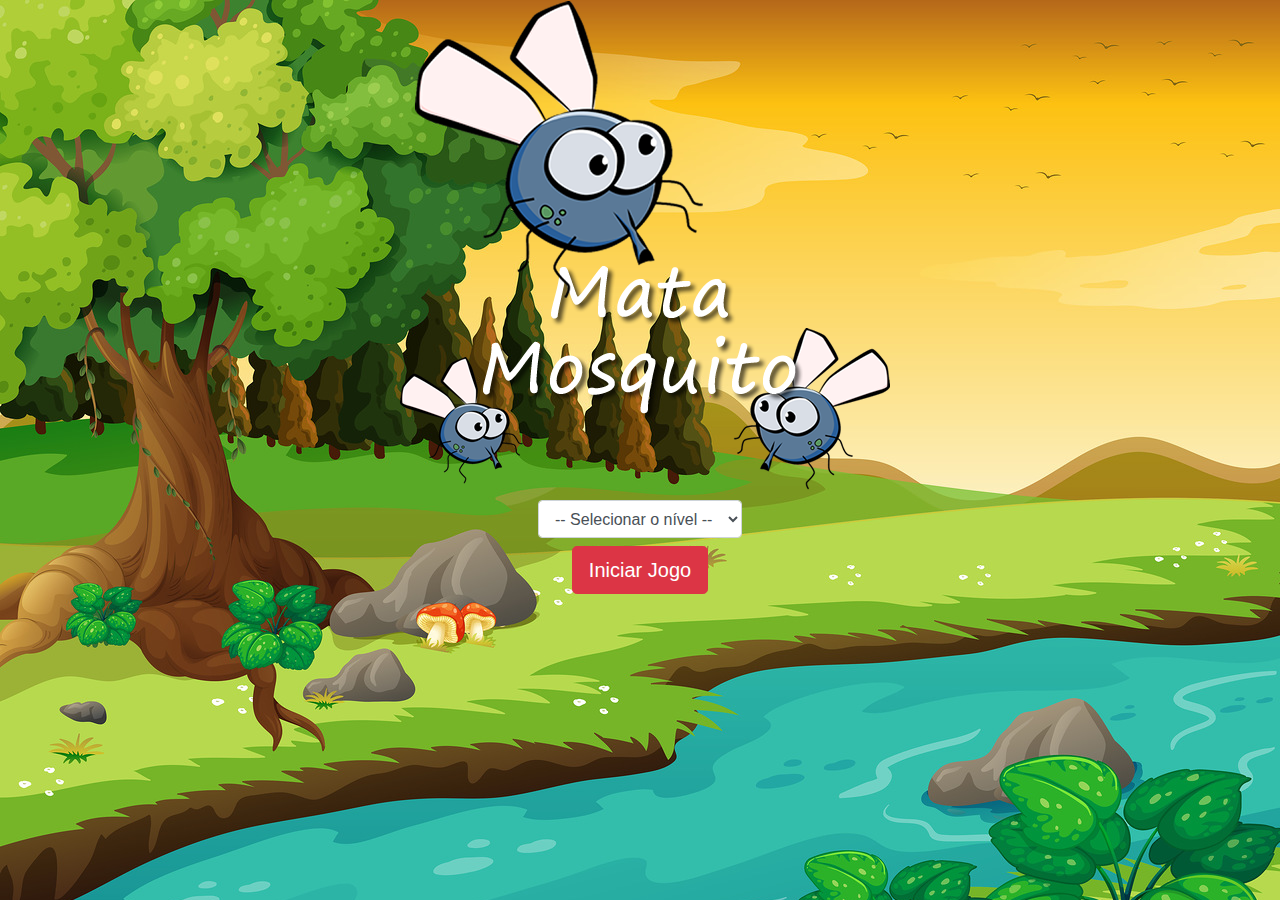
<file: index.html>
<!DOCTYPE html>
<html>
<head>
	<title></title>
	<meta charset="utf-8">
	<link rel="stylesheet" href="https://stackpath.bootstrapcdn.com/bootstrap/4.3.1/css/bootstrap.min.css" integrity="sha384-ggOyR0iXCbMQv3Xipma34MD+dH/1fQ784/j6cY/iJTQUOhcWr7x9JvoRxT2MZw1T" crossorigin="anonymous">
	<link rel="stylesheet" type="text/css" href="estilo.css">

	<script>
		function iniciarJogo(){
			var nivel = document.getElementById('nivel').value

			if(nivel === ''){
				alert('Selecione um nível para iniciar o jogo')
				return false
			}

			window.location.href= "app.html?" + nivel

		}
	</script>
</head>
<body>

	<div class="container">
		<div class="row">
			<div class="col">
				<div class="d-flex justify-content-center">
				<img src="imagens/game.png">
				</div>
			</div>
		</div>

		<div class="row">
			<div class="col">
				<div class="d-flex justify-content-center">
					<div class="mb-2">
						<select class="form-control" id="nivel">
							<option value="">-- Selecionar o nível --</option>
							<option value="normal">Normal</option>
							<option value="dificil">Difícil</option>
							<option value="chucknorris">Chuck Norris</option>
						</select>
					</div>
				</div>
			</div>
		</div>

		<div class="row">
			<div class="col">
				<div class="d-flex justify-content-center">
				<button type="button" class="btn btn-danger btn-lg" onclick="iniciarJogo()">Iniciar Jogo</button>
				</div>
			</div>
		</div>

	</div>

</body>
</html>
</file>
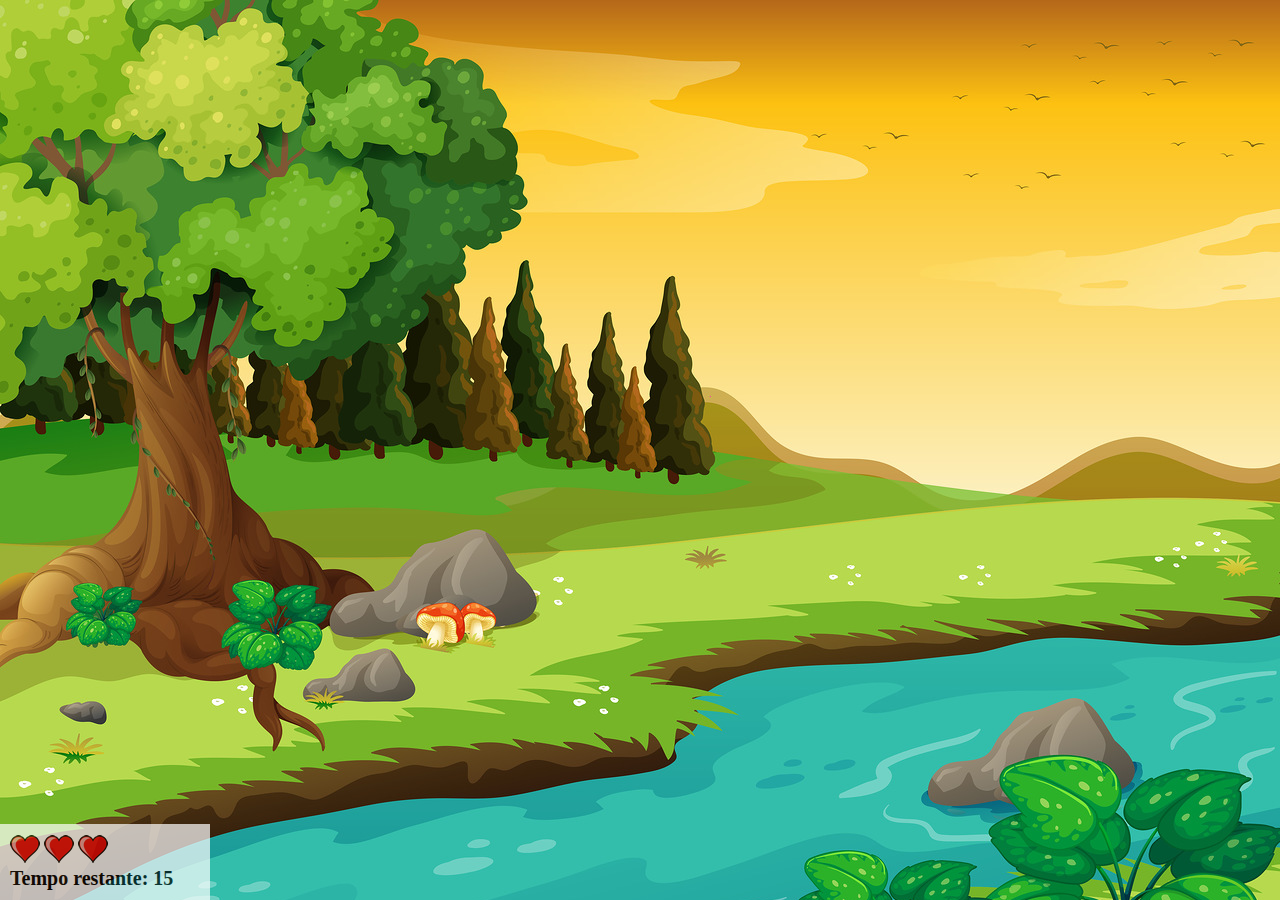
<file: app.html>
<!DOCTYPE html>
<html>
<head>
	<meta charset="utf-8">
	<title></title>
	<script src="jogo.js"></script>
	<link rel="stylesheet" type="text/css" href="estilo.css">
</head>
<body onresize="ajustaTamanhoPalcoJogo()">

	<div class="painel">
		<div class="vidas">
			<img id= "v1" src="imagens/coracao_cheio.png">

			<img id= "v2" src="imagens/coracao_cheio.png">

			<img id= "v3" src="imagens/coracao_cheio.png">
		</div>

		<div class="cronometro">
			Tempo restante: <span id="cronometro"></span>			
		</div>
	</div>

	<script>
		document.getElementById('cronometro').innerHTML = tempo

		var criaMosquito = setInterval(function(){
			posicaoRandomica()
		},criaMosquitoTempo)
	</script>
</body>
</html>
</file>
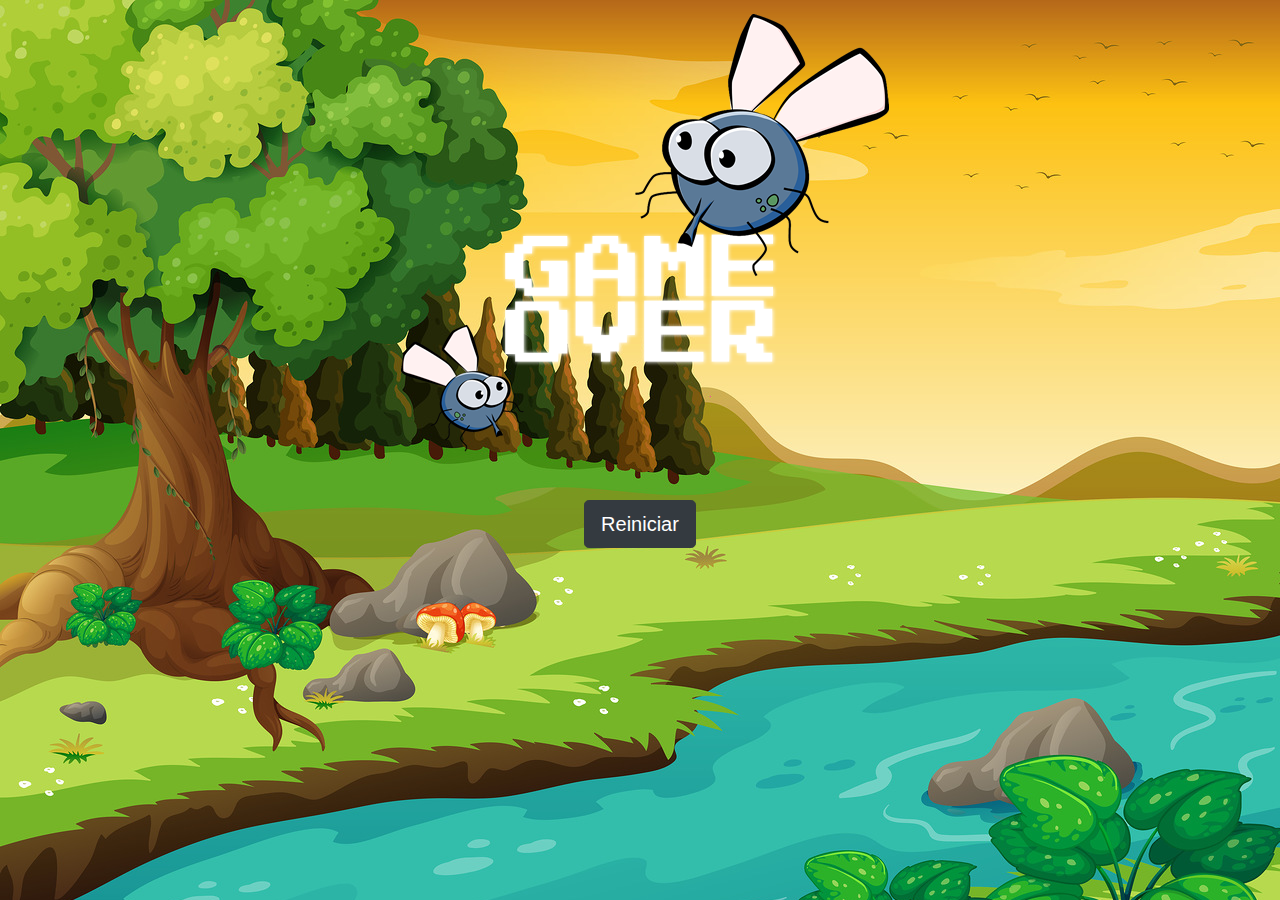
<file: fim_jogo.html>
<!DOCTYPE html>
<html>
<head>
	<meta charset="utf-8">
	<title></title>

	<link rel="stylesheet" href="https://stackpath.bootstrapcdn.com/bootstrap/4.3.1/css/bootstrap.min.css" integrity="sha384-ggOyR0iXCbMQv3Xipma34MD+dH/1fQ784/j6cY/iJTQUOhcWr7x9JvoRxT2MZw1T" crossorigin="anonymous">
	<link rel="stylesheet" type="text/css" href="estilo.css">
</head>
<body>

	<div class="container">
		<div class="row">
			<div class="col">
				<div class="d-flex justify-content-center">
				<img src="imagens/game_over.png">
				</div>
			</div>
		</div>

		<div class="row">
			<div class="col">
				<div class="d-flex justify-content-center">
				<button type="button" class="btn btn-dark btn-lg" onclick="window.location.href='index.html'">Reiniciar</button>
				</div>
			</div>
		</div>

	</div>

</body>
</html>
</file>
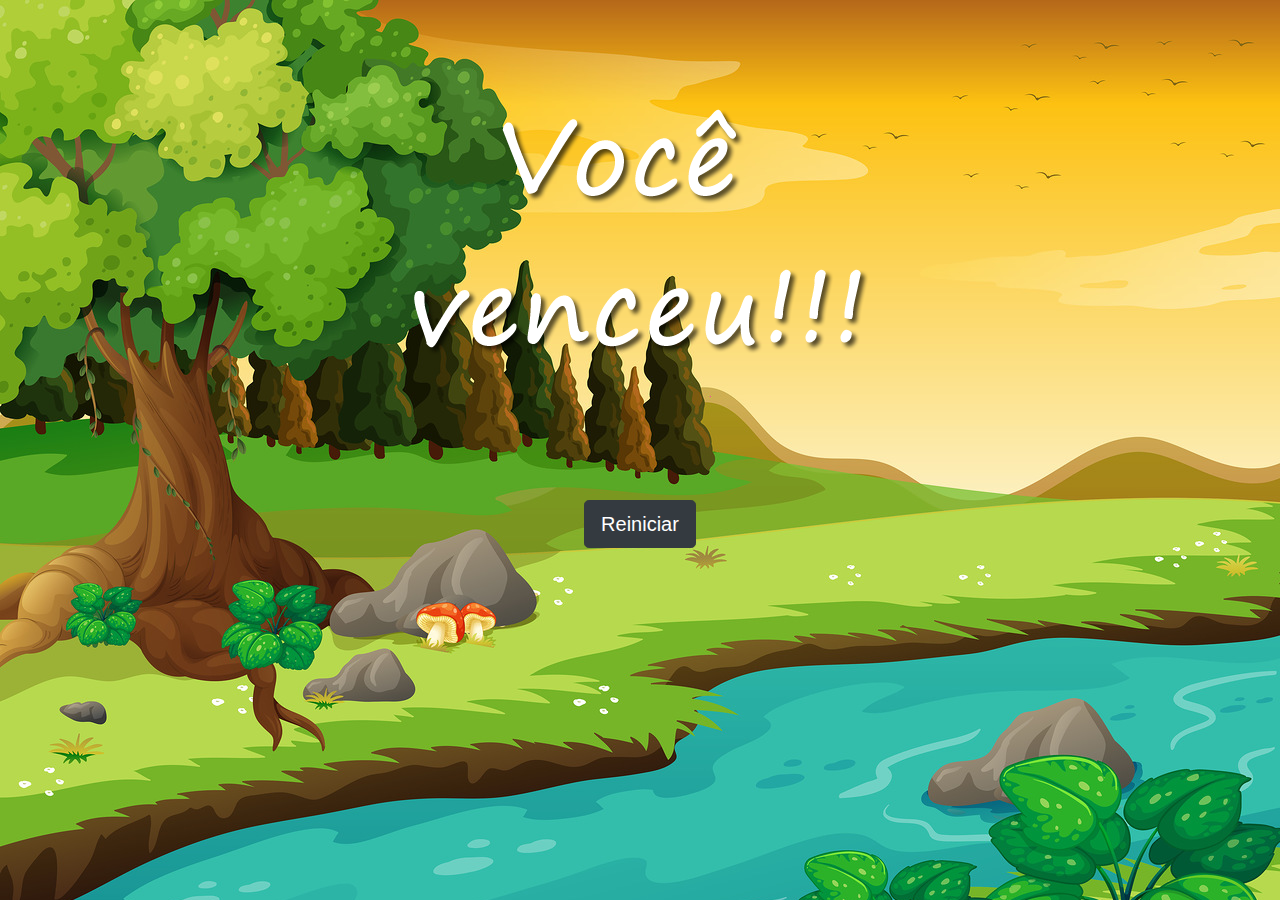
<file: vitoria.html>
<!DOCTYPE html>
<html>
<head>
	<meta charset="utf-8">
	<title></title>


	<link rel="stylesheet" href="https://stackpath.bootstrapcdn.com/bootstrap/4.3.1/css/bootstrap.min.css" integrity="sha384-ggOyR0iXCbMQv3Xipma34MD+dH/1fQ784/j6cY/iJTQUOhcWr7x9JvoRxT2MZw1T" crossorigin="anonymous">
	<link rel="stylesheet" type="text/css" href="estilo.css">
</head>
<body>

	<div class="container">
		<div class="row">
			<div class="col">
				<div class="d-flex justify-content-center">
				<img src="imagens/vitoria.png">
				</div>
			</div>
		</div>

		<div class="row">
			<div class="col">
				<div class="d-flex justify-content-center">
				<button type="button" class="btn btn-dark btn-lg" onclick="window.location.href='index.html'">Reiniciar</button>
				</div>
			</div>
		</div>

	</div>

</body>
</html>
</file>
<file: estilo.css>
html{
	cursor: url(imagens/mata_mosquito.png) 30 30, auto;
}

body{
	background-image: url(imagens/bg.jpg);
	background-repeat: no-repeat;
}

.mosquito1{
	width: 50px;
	height: 50px;
}

.mosquito2{
	width: 70px;
	height: 70px;
}

.mosquito3{
	width: 90px;
	height: 90px;
}

.ladoA{
	transform: scaleX(1);
}

.ladoB{
	transform: scaleX(-1);
}

.painel{
	position: absolute;
	width: 190px;
	padding: 10px;
	left: 0px;
	bottom: 0px;
	border-top: solid 1px #fff;
	background-color: #fff;
	opacity: 0.7
}

.vidas{
	float: left;
}

.cronometro{
	float: left;
	font-size: 20px;
	font-weight: bold;
}
</file>
